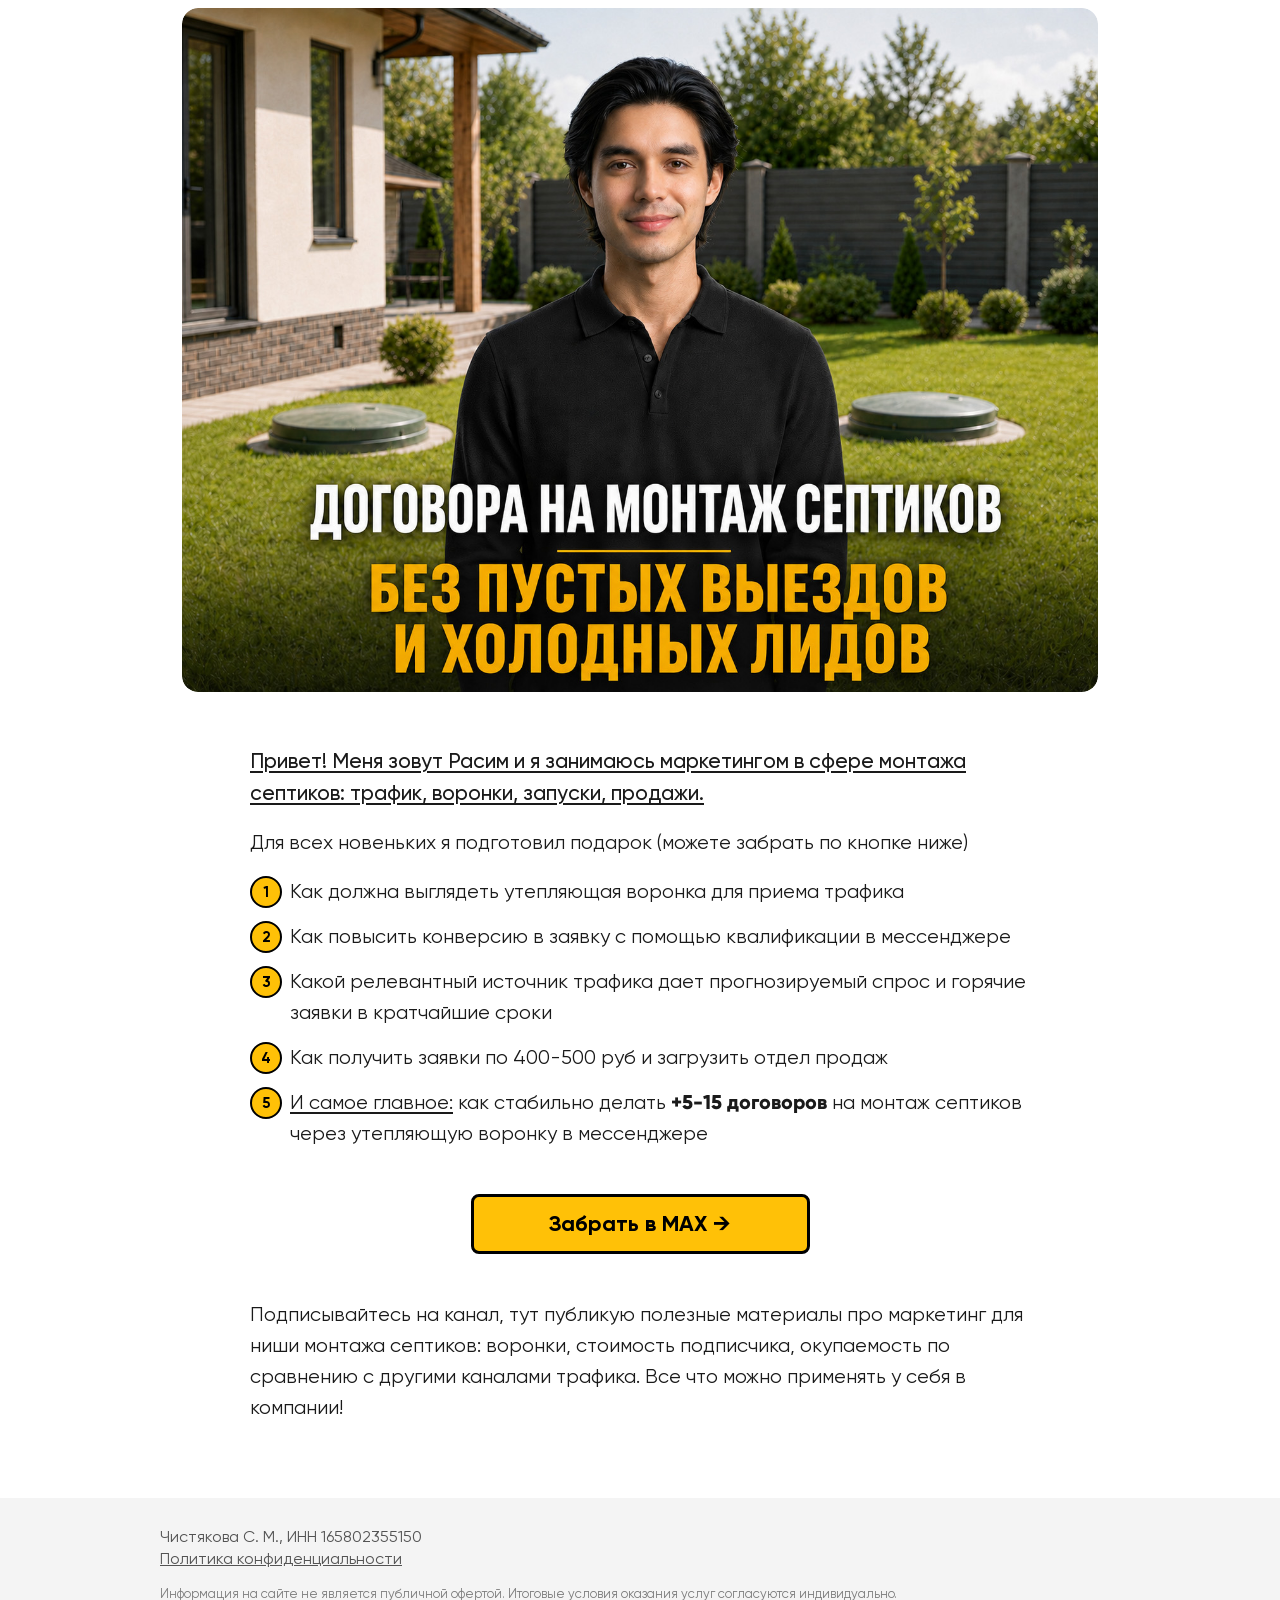
<file: index.html>
<!DOCTYPE html>
<html lang="ru">
<head>
<meta charset="UTF-8">
<meta name="viewport" content="width=device-width, initial-scale=1.0">
<title>Договора на монтаж септиков</title>
<link rel="stylesheet" href="styles.css">

<!-- Yandex.Metrika counter -->
<script type="text/javascript">
    (function(m,e,t,r,i,k,a){
        m[i]=m[i]||function(){(m[i].a=m[i].a||[]).push(arguments)};
        m[i].l=1*new Date();
        for (var j = 0; j < document.scripts.length; j++) {if (document.scripts[j].src === r) { return; }}
        k=e.createElement(t),a=e.getElementsByTagName(t)[0],k.async=1,k.src=r,a.parentNode.insertBefore(k,a)
    })(window, document,'script','https://mc.yandex.ru/metrika/tag.js?id=109730030', 'ym');

    ym(109730030, 'init', {ssr:true, webvisor:true, clickmap:true, ecommerce:"dataLayer", referrer: document.referrer, url: location.href, accurateTrackBounce:true, trackLinks:true});
</script>
<noscript><div><img src="https://mc.yandex.ru/watch/109730030" style="position:absolute; left:-9999px;" alt="" /></div></noscript>
<!-- /Yandex.Metrika counter -->
</head>
<body>

  <!-- Hero -->
  <section class="hero">
    <div class="hero__artboard">
      <div class="hero__img-wrap">
        <img class="hero__img" src="images/dogovora.jpg" alt="">
      </div>
    </div>
  </section>

  <!-- Intro text -->
  <section class="block block--pt45 block--pb45">
    <div class="container">
      <div class="text">
        <p class="text__lead"><u>Привет! Меня зовут Расим и я занимаюсь маркетингом в сфере монтажа септиков: трафик, воронки, запуски, продажи.</u></p>
        <p>Для всех новеньких я подготовил подарок (можете забрать по кнопке ниже)</p>
        <ol class="text__list">
          <li>Как должна выглядеть утепляющая воронка для приема трафика</li>
          <li>Как повысить конверсию в заявку с помощью квалификации в мессенджере</li>
          <li>Какой релевантный источник трафика дает прогнозируемый спрос и горячие заявки в кратчайшие сроки</li>
          <li>Как получить заявки по 400-500 руб и загрузить отдел продаж</li>
          <li><u>И самое главное:</u> как стабильно делать <b>+5-15 договоров</b> на монтаж септиков через утепляющую воронку в мессенджере</li>
        </ol>
      </div>
    </div>
  </section>

  <!-- Button -->
  <section class="block">
    <div class="container">
      <div class="btn-row">
        <a class="btn" href="https://max.ru/c/-75682273475278/AZ6osUMxCss">
          <span class="btn__text">Забрать в МАХ →</span>
        </a>
      </div>
    </div>
  </section>

  <!-- Footer text -->
  <section class="block block--pt45 block--pb45">
    <div class="container">
      <div class="text" id="footer-text">
        Подписывайтесь на канал, тут публикую полезные материалы про маркетинг для ниши монтажа септиков: воронки, стоимость подписчика, окупаемость по сравнению с другими каналами трафика. Все что можно применять у себя в компании!
      </div>
    </div>
  </section>

  <!-- Footer -->
  <footer class="section-footer">
    <div class="footer-inner">
      <div class="footer-name">
        Чистякова С. М., ИНН 165802355150<br>
        <a href="policy-privacy.html" target="_blank" rel="noopener">Политика конфиденциальности</a>
      </div>
      <div class="footer-disclaimer">
        Информация на сайте не является публичной офертой. Итоговые условия оказания услуг согласуются индивидуально.
      </div>
    </div>
  </footer>

  <!-- Cookie banner -->
  <div class="cookie-banner" id="cookie-banner" role="dialog" aria-label="Уведомление об использовании cookie">
    <div class="cookie-banner-text">
      Мы используем файлы cookie, чтобы улучшить работу сайта. Продолжая использовать сайт, вы соглашаетесь с <a href="policy-privacy.html" target="_blank" rel="noopener">Политикой обработки персональных данных</a>.
    </div>
    <button type="button" class="cookie-btn-ok" onclick="cookieOk()">Хорошо</button>
  </div>

  <script>
    (function() {
      var STORAGE_KEY = 'cookie-consent';
      var banner = document.getElementById('cookie-banner');
      var seen = null;
      try { seen = localStorage.getItem(STORAGE_KEY); } catch (e) {}
      if (seen) return;

      setTimeout(function() { banner.classList.add('visible'); }, 1500);
    })();

    function cookieOk() {
      try { localStorage.setItem('cookie-consent', 'ok'); } catch (e) {}
      document.getElementById('cookie-banner').classList.remove('visible');
    }
  </script>

  <script>
    // Start the button shimmer once the "Подписывайтесь..." text scrolls into view.
    (function () {
      var btn = document.querySelector('.btn');
      var target = document.getElementById('footer-text');
      if (!btn || !target) return;

      var start = function () { btn.classList.add('is-shimmer'); };

      if ('IntersectionObserver' in window) {
        var io = new IntersectionObserver(function (entries) {
          if (entries[0].isIntersecting) {
            start();
            io.disconnect();
          }
        }, { threshold: 0.1 });
        io.observe(target);
      } else {
        // Fallback: trigger when the element enters the viewport on scroll.
        var check = function () {
          if (target.getBoundingClientRect().top < window.innerHeight) {
            start();
            window.removeEventListener('scroll', check);
            window.removeEventListener('resize', check);
          }
        };
        window.addEventListener('scroll', check, { passive: true });
        window.addEventListener('resize', check);
        check();
      }
    })();
  </script>

</body>
</html>
</file>
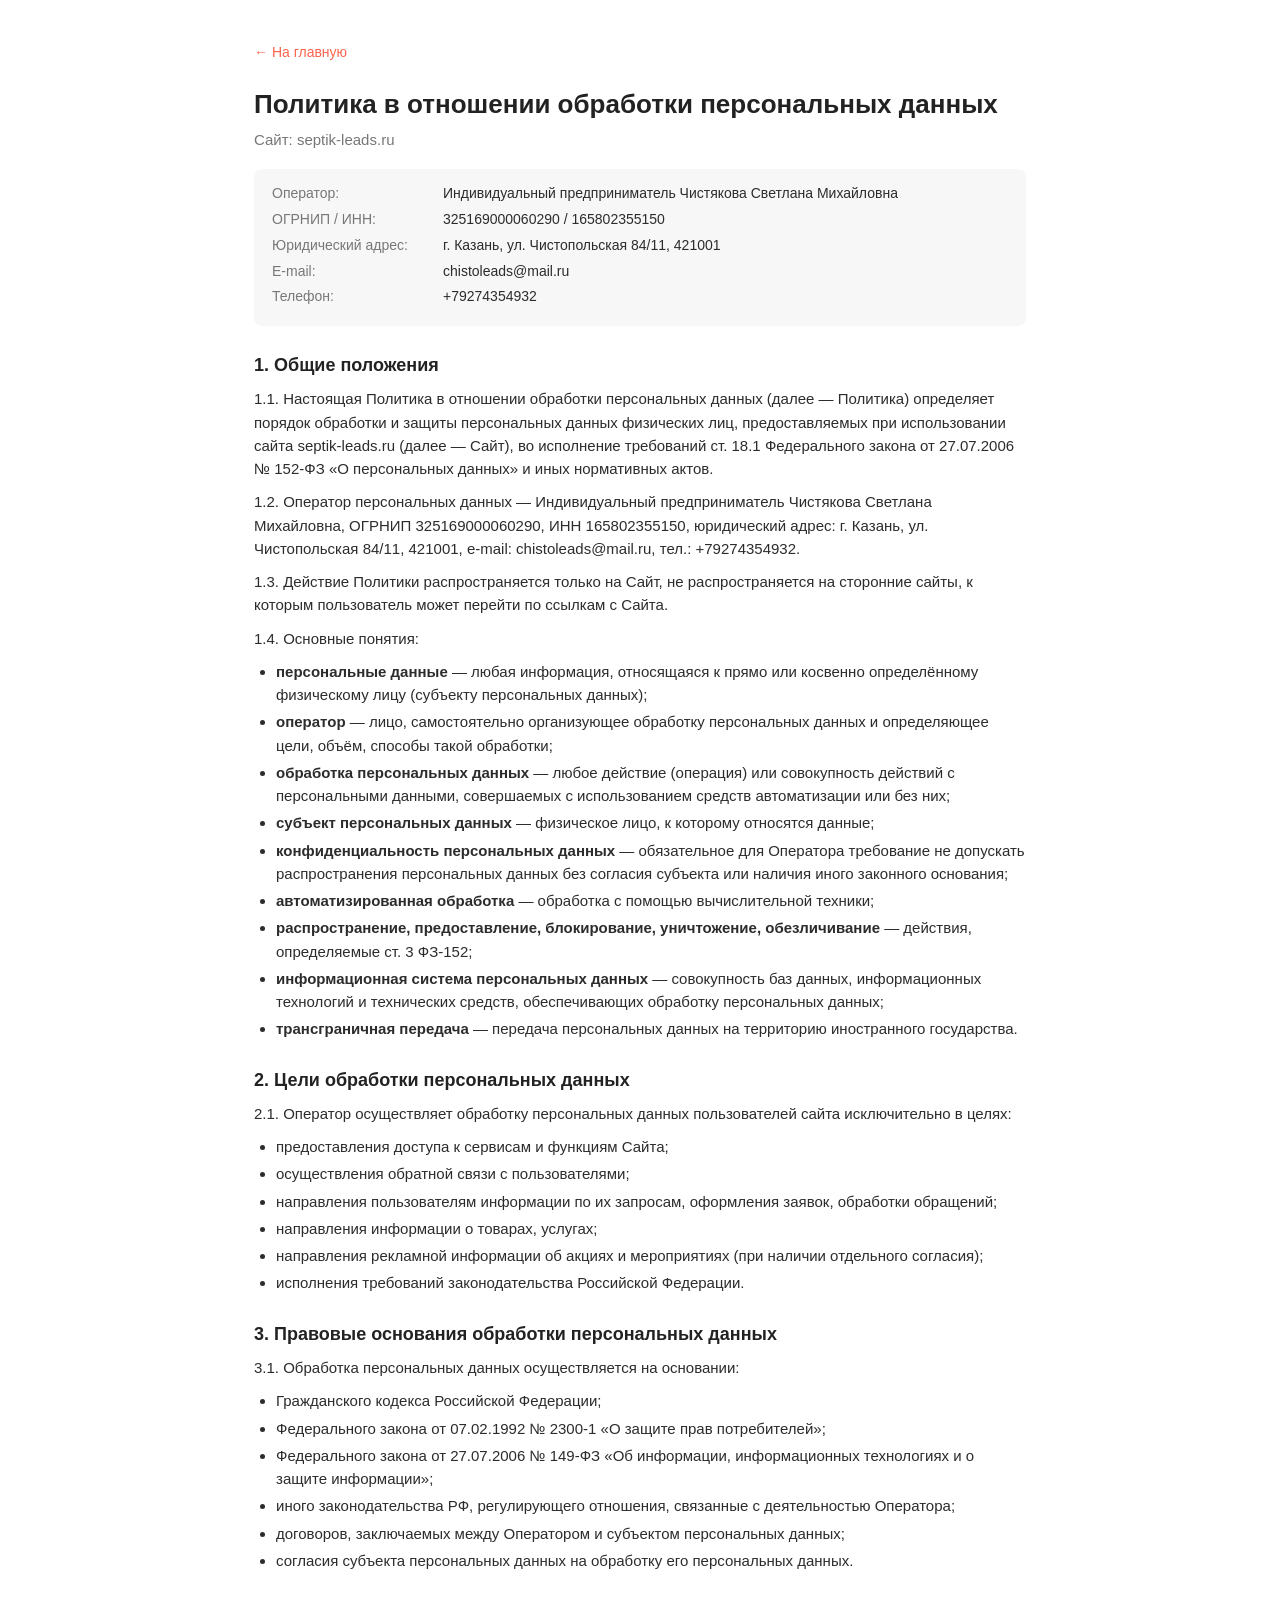
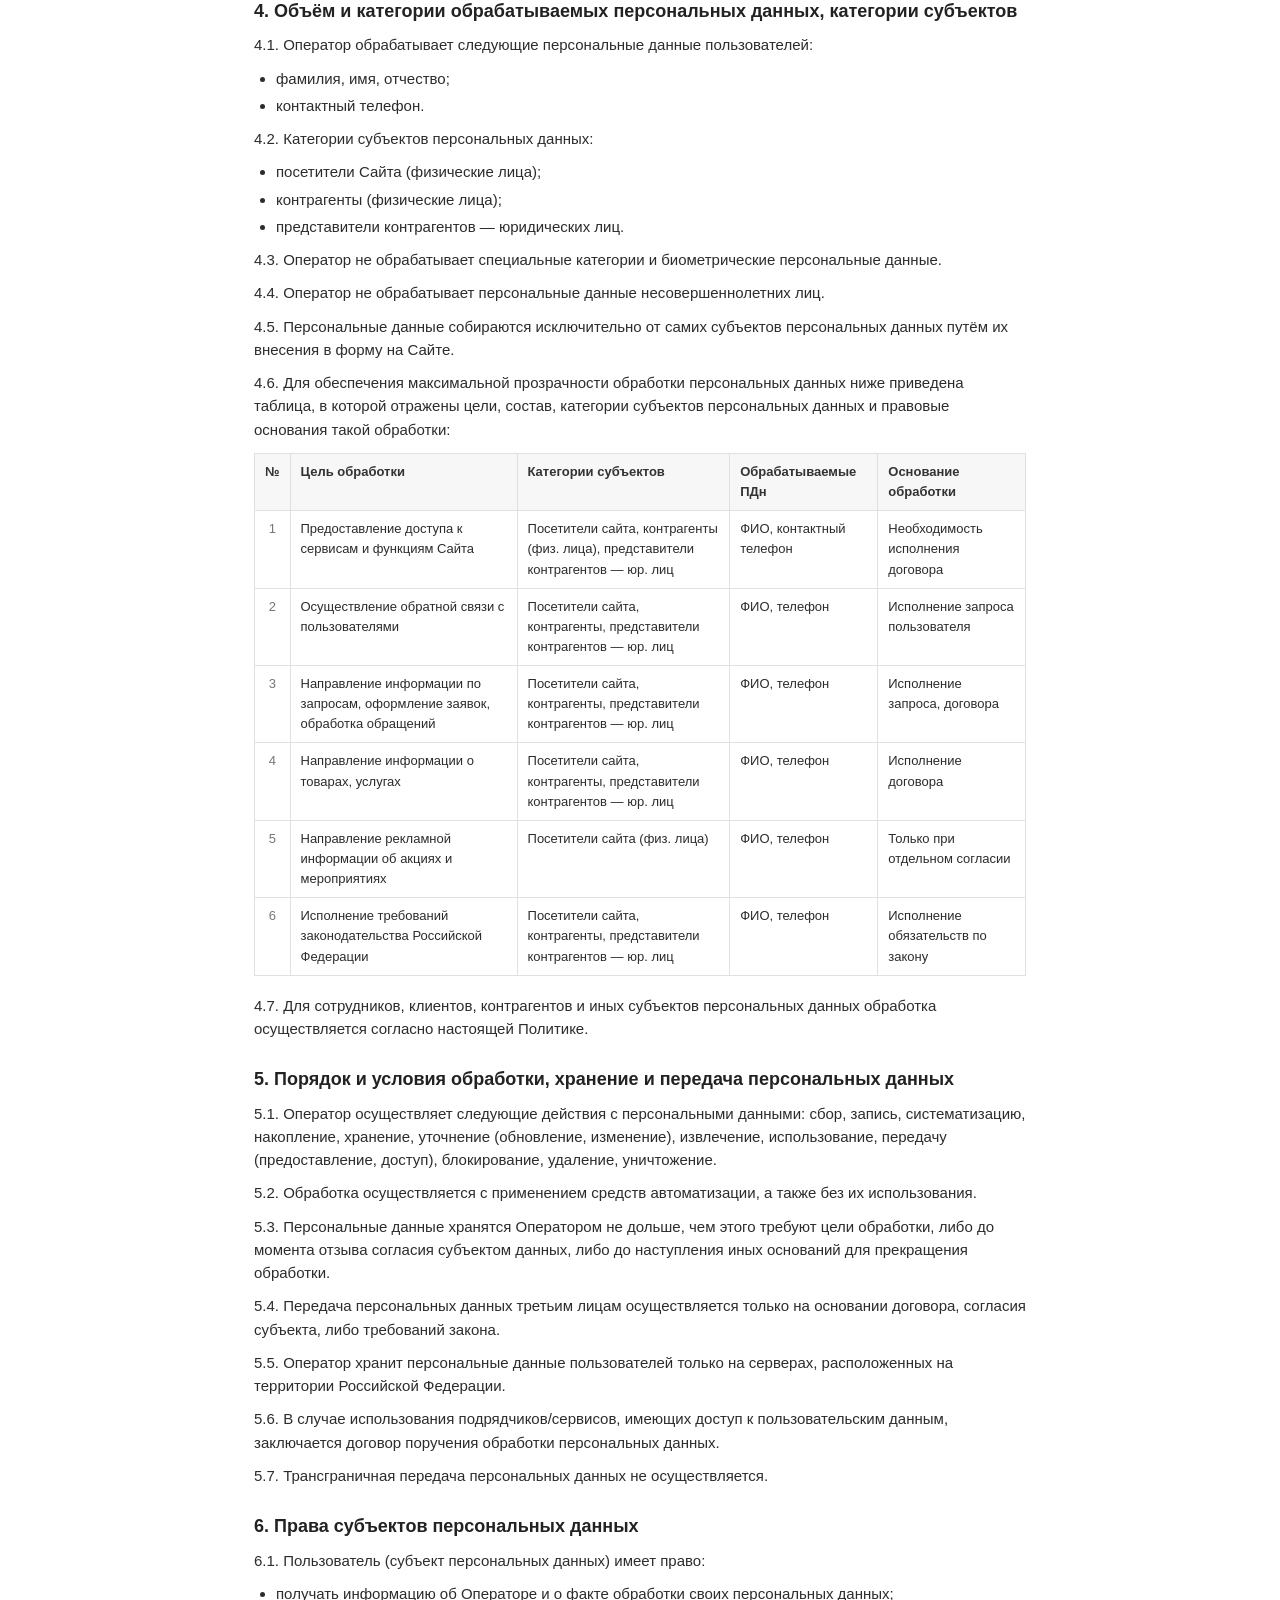
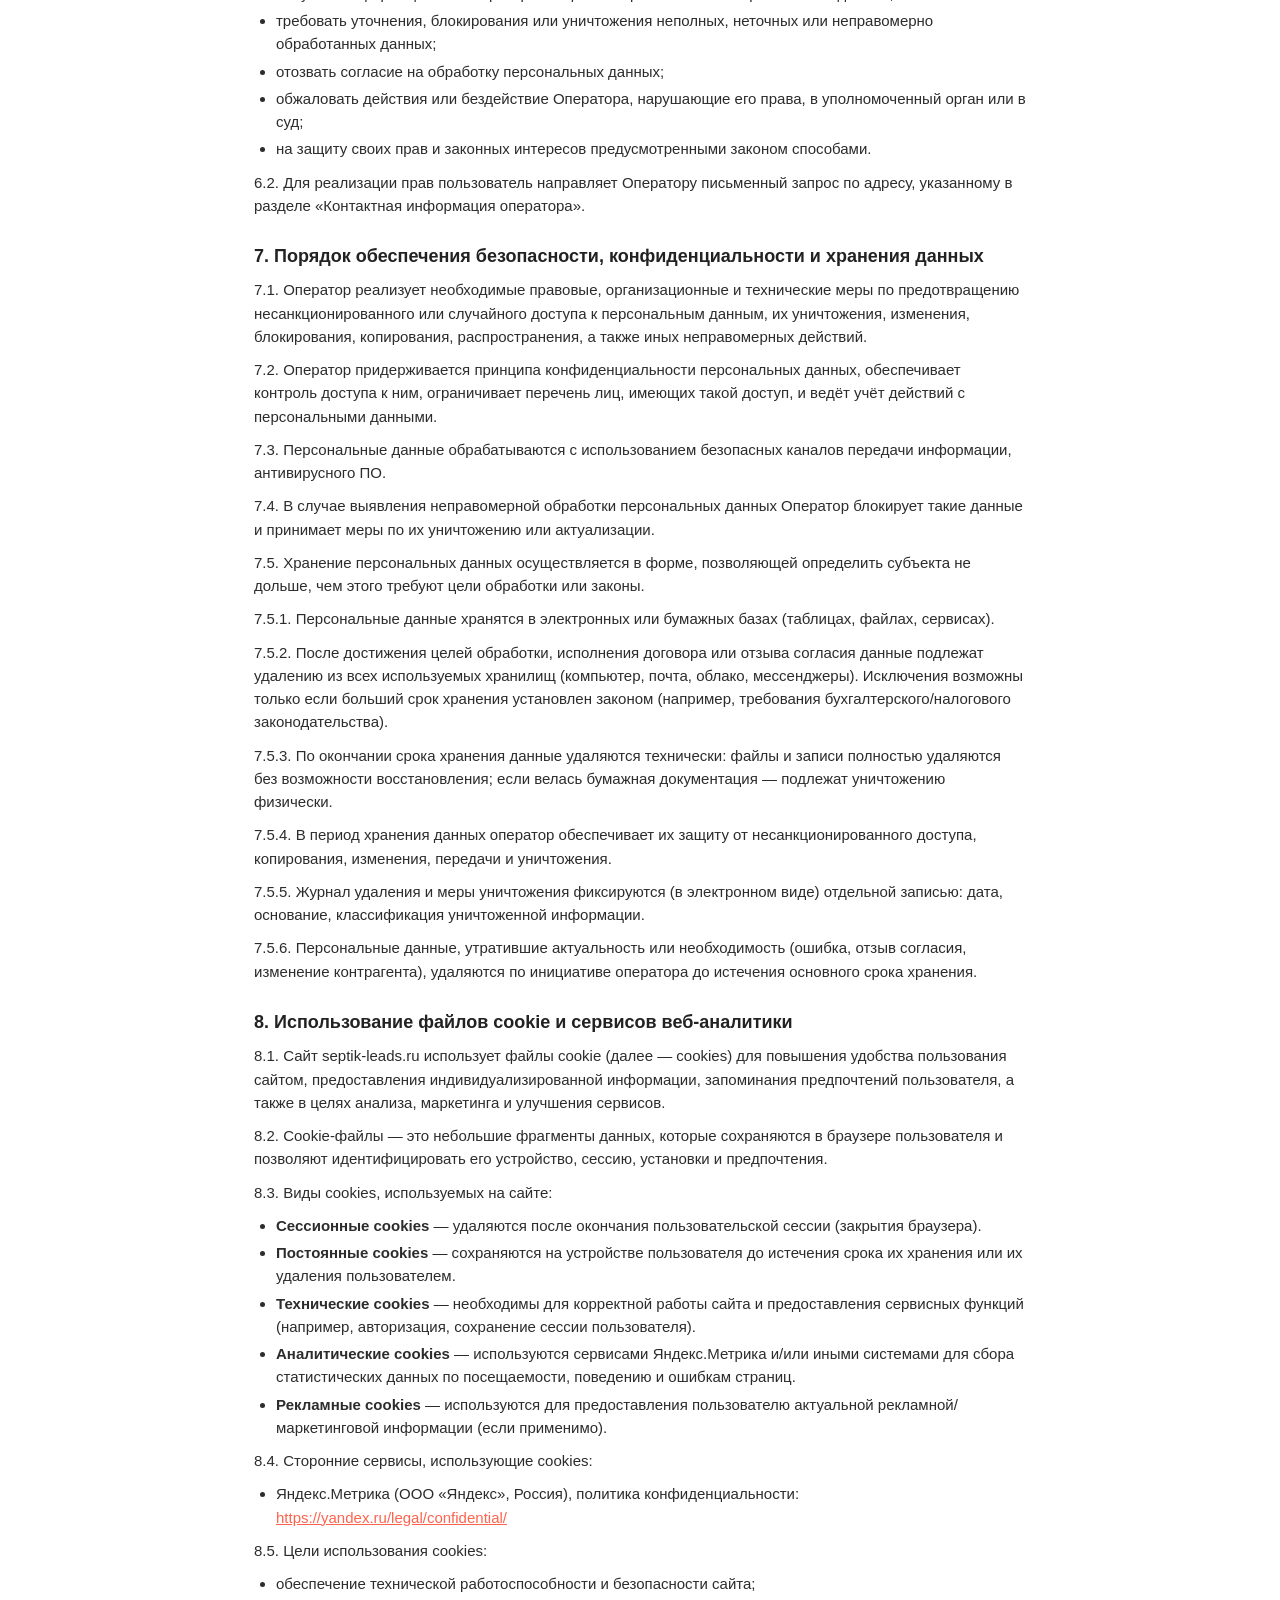
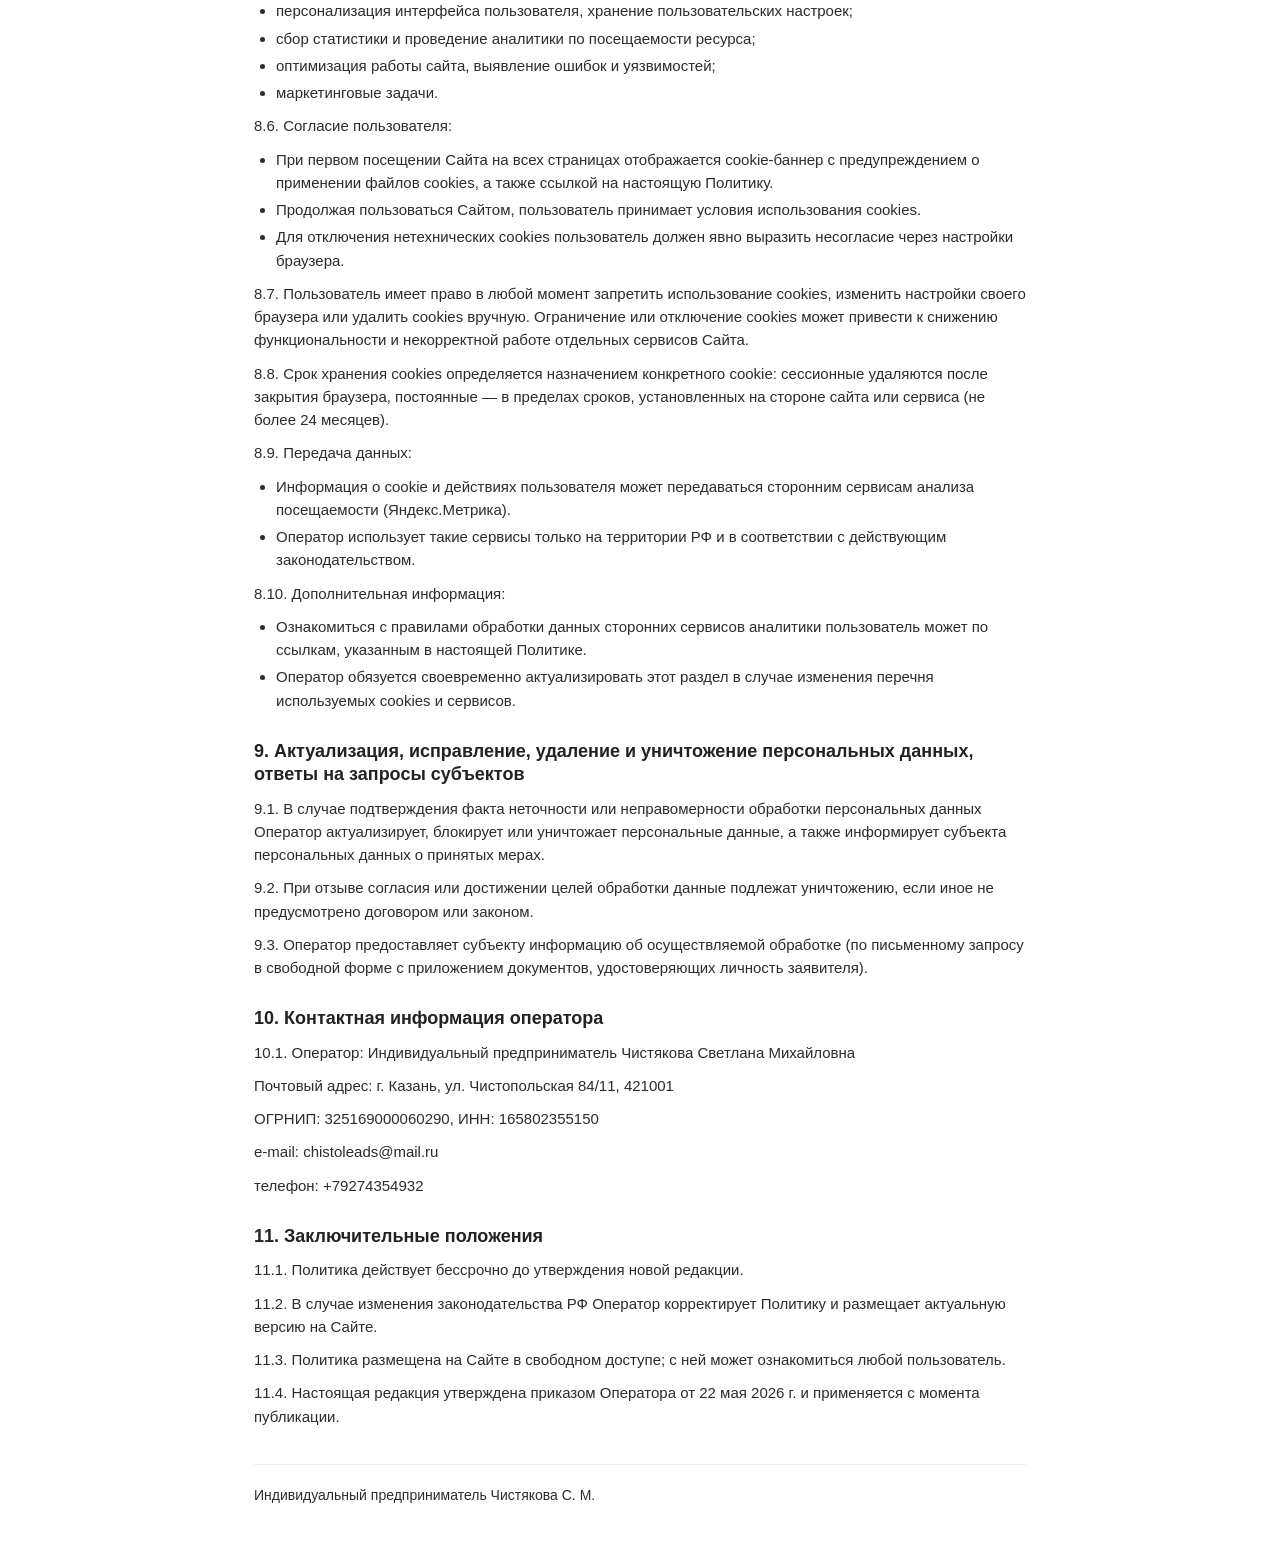
<file: policy-privacy.html>
<!DOCTYPE html>
<html lang="ru">
<head>
<meta charset="utf-8">
<meta name="viewport" content="width=device-width, initial-scale=1.0">
<title>Политика в отношении обработки персональных данных</title>
<style>
* { box-sizing: border-box; margin: 0; padding: 0; }
body {
  font-family: Arial, sans-serif;
  background: #fff;
  color: #2c2c2c;
  line-height: 1.55;
  font-size: 15px;
}
.policy-wrap {
  max-width: 820px;
  margin: 0 auto;
  padding: 40px 24px 60px;
}
.policy-back {
  display: inline-flex;
  align-items: center;
  gap: 6px;
  color: #fe634e;
  text-decoration: none;
  font-size: 14px;
  font-weight: 500;
  margin-bottom: 24px;
}
.policy-back:hover { text-decoration: underline; }
h1 {
  font-size: 26px;
  font-weight: 700;
  color: #222;
  margin-bottom: 8px;
  line-height: 1.25;
}
h2 {
  font-size: 18px;
  font-weight: 700;
  color: #222;
  margin: 28px 0 10px;
  line-height: 1.3;
}
h3 {
  font-size: 16px;
  font-weight: 700;
  color: #333;
  margin: 18px 0 6px;
}
p { margin-bottom: 10px; }
ul, ol { margin: 0 0 10px 22px; }
ul li, ol li { margin-bottom: 4px; }
.req-info {
  background: #f7f7f7;
  border-radius: 8px;
  padding: 14px 18px;
  margin: 14px 0 28px;
  font-size: 14px;
}
.req-info .row { display: flex; flex-wrap: wrap; gap: 6px; margin-bottom: 4px; }
.req-info .label { color: #777; min-width: 165px; }
.req-info .value { color: #2c2c2c; }
.placeholder {
  display: inline-block;
  min-width: 80px;
  border-bottom: 1px dashed #bbb;
  color: #aaa;
  font-style: italic;
}
.section-block { margin-bottom: 18px; }
.signature {
  margin-top: 36px;
  padding-top: 20px;
  border-top: 1px solid #eee;
  font-size: 14px;
}
table.purpose-table {
  width: 100%;
  border-collapse: collapse;
  margin: 12px 0 18px;
  font-size: 13px;
}
table.purpose-table th, table.purpose-table td {
  border: 1px solid #e0e0e0;
  padding: 8px 10px;
  vertical-align: top;
  text-align: left;
}
table.purpose-table th {
  background: #f7f7f7;
  font-weight: 700;
  color: #333;
}
table.purpose-table td:first-child { width: 30px; text-align: center; color: #777; }
@media (max-width: 600px) {
  body { font-size: 14px; }
  .policy-wrap { padding: 24px 16px 40px; }
  h1 { font-size: 22px; }
  h2 { font-size: 16px; }
  h3 { font-size: 15px; }
  .req-info .label { min-width: 100%; }
  table.purpose-table { font-size: 12px; }
  table.purpose-table th, table.purpose-table td { padding: 6px; }
}
</style>
</head>
<body>
<div class="policy-wrap">
  <a href="index.html" class="policy-back">&larr; На главную</a>

  <h1>Политика в отношении обработки персональных данных</h1>
  <p style="color:#777;margin-bottom:18px">Сайт: septik-leads.ru</p>

  <div class="req-info">
    <div class="row"><span class="label">Оператор:</span><span class="value">Индивидуальный предприниматель Чистякова Светлана Михайловна</span></div>
    <div class="row"><span class="label">ОГРНИП / ИНН:</span><span class="value">325169000060290 / 165802355150</span></div>
    <div class="row"><span class="label">Юридический адрес:</span><span class="value">г. Казань, ул. Чистопольская 84/11, 421001</span></div>
    <div class="row"><span class="label">E-mail:</span><span class="value">chistoleads@mail.ru</span></div>
    <div class="row"><span class="label">Телефон:</span><span class="value">+79274354932</span></div>
  </div>

  <div class="section-block">
    <h2>1. Общие положения</h2>
    <p>1.1. Настоящая Политика в отношении обработки персональных данных (далее — Политика) определяет порядок обработки и защиты персональных данных физических лиц, предоставляемых при использовании сайта septik-leads.ru (далее — Сайт), во исполнение требований ст. 18.1 Федерального закона от 27.07.2006 № 152-ФЗ «О персональных данных» и иных нормативных актов.</p>
    <p>1.2. Оператор персональных данных — Индивидуальный предприниматель Чистякова Светлана Михайловна, ОГРНИП 325169000060290, ИНН 165802355150, юридический адрес: г. Казань, ул. Чистопольская 84/11, 421001, e-mail: chistoleads@mail.ru, тел.: +79274354932.</p>
    <p>1.3. Действие Политики распространяется только на Сайт, не распространяется на сторонние сайты, к которым пользователь может перейти по ссылкам с Сайта.</p>
    <p>1.4. Основные понятия:</p>
    <ul>
      <li><b>персональные данные</b> — любая информация, относящаяся к прямо или косвенно определённому физическому лицу (субъекту персональных данных);</li>
      <li><b>оператор</b> — лицо, самостоятельно организующее обработку персональных данных и определяющее цели, объём, способы такой обработки;</li>
      <li><b>обработка персональных данных</b> — любое действие (операция) или совокупность действий с персональными данными, совершаемых с использованием средств автоматизации или без них;</li>
      <li><b>субъект персональных данных</b> — физическое лицо, к которому относятся данные;</li>
      <li><b>конфиденциальность персональных данных</b> — обязательное для Оператора требование не допускать распространения персональных данных без согласия субъекта или наличия иного законного основания;</li>
      <li><b>автоматизированная обработка</b> — обработка с помощью вычислительной техники;</li>
      <li><b>распространение, предоставление, блокирование, уничтожение, обезличивание</b> — действия, определяемые ст. 3 ФЗ-152;</li>
      <li><b>информационная система персональных данных</b> — совокупность баз данных, информационных технологий и технических средств, обеспечивающих обработку персональных данных;</li>
      <li><b>трансграничная передача</b> — передача персональных данных на территорию иностранного государства.</li>
    </ul>
  </div>

  <div class="section-block">
    <h2>2. Цели обработки персональных данных</h2>
    <p>2.1. Оператор осуществляет обработку персональных данных пользователей сайта исключительно в целях:</p>
    <ul>
      <li>предоставления доступа к сервисам и функциям Сайта;</li>
      <li>осуществления обратной связи с пользователями;</li>
      <li>направления пользователям информации по их запросам, оформления заявок, обработки обращений;</li>
      <li>направления информации о товарах, услугах;</li>
      <li>направления рекламной информации об акциях и мероприятиях (при наличии отдельного согласия);</li>
      <li>исполнения требований законодательства Российской Федерации.</li>
    </ul>
  </div>

  <div class="section-block">
    <h2>3. Правовые основания обработки персональных данных</h2>
    <p>3.1. Обработка персональных данных осуществляется на основании:</p>
    <ul>
      <li>Гражданского кодекса Российской Федерации;</li>
      <li>Федерального закона от 07.02.1992 № 2300-1 «О защите прав потребителей»;</li>
      <li>Федерального закона от 27.07.2006 № 149-ФЗ «Об информации, информационных технологиях и о защите информации»;</li>
      <li>иного законодательства РФ, регулирующего отношения, связанные с деятельностью Оператора;</li>
      <li>договоров, заключаемых между Оператором и субъектом персональных данных;</li>
      <li>согласия субъекта персональных данных на обработку его персональных данных.</li>
    </ul>
  </div>

  <div class="section-block">
    <h2>4. Объём и категории обрабатываемых персональных данных, категории субъектов</h2>
    <p>4.1. Оператор обрабатывает следующие персональные данные пользователей:</p>
    <ul>
      <li>фамилия, имя, отчество;</li>
      <li>контактный телефон.</li>
    </ul>
    <p>4.2. Категории субъектов персональных данных:</p>
    <ul>
      <li>посетители Сайта (физические лица);</li>
      <li>контрагенты (физические лица);</li>
      <li>представители контрагентов — юридических лиц.</li>
    </ul>
    <p>4.3. Оператор не обрабатывает специальные категории и биометрические персональные данные.</p>
    <p>4.4. Оператор не обрабатывает персональные данные несовершеннолетних лиц.</p>
    <p>4.5. Персональные данные собираются исключительно от самих субъектов персональных данных путём их внесения в форму на Сайте.</p>
    <p>4.6. Для обеспечения максимальной прозрачности обработки персональных данных ниже приведена таблица, в которой отражены цели, состав, категории субъектов персональных данных и правовые основания такой обработки:</p>

    <table class="purpose-table">
      <thead>
        <tr>
          <th>№</th>
          <th>Цель обработки</th>
          <th>Категории субъектов</th>
          <th>Обрабатываемые ПДн</th>
          <th>Основание обработки</th>
        </tr>
      </thead>
      <tbody>
        <tr>
          <td>1</td>
          <td>Предоставление доступа к сервисам и функциям Сайта</td>
          <td>Посетители сайта, контрагенты (физ. лица), представители контрагентов — юр. лиц</td>
          <td>ФИО, контактный телефон</td>
          <td>Необходимость исполнения договора</td>
        </tr>
        <tr>
          <td>2</td>
          <td>Осуществление обратной связи с пользователями</td>
          <td>Посетители сайта, контрагенты, представители контрагентов — юр. лиц</td>
          <td>ФИО, телефон</td>
          <td>Исполнение запроса пользователя</td>
        </tr>
        <tr>
          <td>3</td>
          <td>Направление информации по запросам, оформление заявок, обработка обращений</td>
          <td>Посетители сайта, контрагенты, представители контрагентов — юр. лиц</td>
          <td>ФИО, телефон</td>
          <td>Исполнение запроса, договора</td>
        </tr>
        <tr>
          <td>4</td>
          <td>Направление информации о товарах, услугах</td>
          <td>Посетители сайта, контрагенты, представители контрагентов — юр. лиц</td>
          <td>ФИО, телефон</td>
          <td>Исполнение договора</td>
        </tr>
        <tr>
          <td>5</td>
          <td>Направление рекламной информации об акциях и мероприятиях</td>
          <td>Посетители сайта (физ. лица)</td>
          <td>ФИО, телефон</td>
          <td>Только при отдельном согласии</td>
        </tr>
        <tr>
          <td>6</td>
          <td>Исполнение требований законодательства Российской Федерации</td>
          <td>Посетители сайта, контрагенты, представители контрагентов — юр. лиц</td>
          <td>ФИО, телефон</td>
          <td>Исполнение обязательств по закону</td>
        </tr>
      </tbody>
    </table>

    <p>4.7. Для сотрудников, клиентов, контрагентов и иных субъектов персональных данных обработка осуществляется согласно настоящей Политике.</p>
  </div>

  <div class="section-block">
    <h2>5. Порядок и условия обработки, хранение и передача персональных данных</h2>
    <p>5.1. Оператор осуществляет следующие действия с персональными данными: сбор, запись, систематизацию, накопление, хранение, уточнение (обновление, изменение), извлечение, использование, передачу (предоставление, доступ), блокирование, удаление, уничтожение.</p>
    <p>5.2. Обработка осуществляется с применением средств автоматизации, а также без их использования.</p>
    <p>5.3. Персональные данные хранятся Оператором не дольше, чем этого требуют цели обработки, либо до момента отзыва согласия субъектом данных, либо до наступления иных оснований для прекращения обработки.</p>
    <p>5.4. Передача персональных данных третьим лицам осуществляется только на основании договора, согласия субъекта, либо требований закона.</p>
    <p>5.5. Оператор хранит персональные данные пользователей только на серверах, расположенных на территории Российской Федерации.</p>
    <p>5.6. В случае использования подрядчиков/сервисов, имеющих доступ к пользовательским данным, заключается договор поручения обработки персональных данных.</p>
    <p>5.7. Трансграничная передача персональных данных не осуществляется.</p>
  </div>

  <div class="section-block">
    <h2>6. Права субъектов персональных данных</h2>
    <p>6.1. Пользователь (субъект персональных данных) имеет право:</p>
    <ul>
      <li>получать информацию об Операторе и о факте обработки своих персональных данных;</li>
      <li>требовать уточнения, блокирования или уничтожения неполных, неточных или неправомерно обработанных данных;</li>
      <li>отозвать согласие на обработку персональных данных;</li>
      <li>обжаловать действия или бездействие Оператора, нарушающие его права, в уполномоченный орган или в суд;</li>
      <li>на защиту своих прав и законных интересов предусмотренными законом способами.</li>
    </ul>
    <p>6.2. Для реализации прав пользователь направляет Оператору письменный запрос по адресу, указанному в разделе «Контактная информация оператора».</p>
  </div>

  <div class="section-block">
    <h2>7. Порядок обеспечения безопасности, конфиденциальности и хранения данных</h2>
    <p>7.1. Оператор реализует необходимые правовые, организационные и технические меры по предотвращению несанкционированного или случайного доступа к персональным данным, их уничтожения, изменения, блокирования, копирования, распространения, а также иных неправомерных действий.</p>
    <p>7.2. Оператор придерживается принципа конфиденциальности персональных данных, обеспечивает контроль доступа к ним, ограничивает перечень лиц, имеющих такой доступ, и ведёт учёт действий с персональными данными.</p>
    <p>7.3. Персональные данные обрабатываются с использованием безопасных каналов передачи информации, антивирусного ПО.</p>
    <p>7.4. В случае выявления неправомерной обработки персональных данных Оператор блокирует такие данные и принимает меры по их уничтожению или актуализации.</p>
    <p>7.5. Хранение персональных данных осуществляется в форме, позволяющей определить субъекта не дольше, чем этого требуют цели обработки или законы.</p>
    <p>7.5.1. Персональные данные хранятся в электронных или бумажных базах (таблицах, файлах, сервисах).</p>
    <p>7.5.2. После достижения целей обработки, исполнения договора или отзыва согласия данные подлежат удалению из всех используемых хранилищ (компьютер, почта, облако, мессенджеры). Исключения возможны только если больший срок хранения установлен законом (например, требования бухгалтерского/налогового законодательства).</p>
    <p>7.5.3. По окончании срока хранения данные удаляются технически: файлы и записи полностью удаляются без возможности восстановления; если велась бумажная документация — подлежат уничтожению физически.</p>
    <p>7.5.4. В период хранения данных оператор обеспечивает их защиту от несанкционированного доступа, копирования, изменения, передачи и уничтожения.</p>
    <p>7.5.5. Журнал удаления и меры уничтожения фиксируются (в электронном виде) отдельной записью: дата, основание, классификация уничтоженной информации.</p>
    <p>7.5.6. Персональные данные, утратившие актуальность или необходимость (ошибка, отзыв согласия, изменение контрагента), удаляются по инициативе оператора до истечения основного срока хранения.</p>
  </div>

  <div class="section-block">
    <h2>8. Использование файлов cookie и сервисов веб-аналитики</h2>
    <p>8.1. Сайт septik-leads.ru использует файлы cookie (далее — cookies) для повышения удобства пользования сайтом, предоставления индивидуализированной информации, запоминания предпочтений пользователя, а также в целях анализа, маркетинга и улучшения сервисов.</p>
    <p>8.2. Cookie-файлы — это небольшие фрагменты данных, которые сохраняются в браузере пользователя и позволяют идентифицировать его устройство, сессию, установки и предпочтения.</p>
    <p>8.3. Виды cookies, используемых на сайте:</p>
    <ul>
      <li><b>Сессионные cookies</b> — удаляются после окончания пользовательской сессии (закрытия браузера).</li>
      <li><b>Постоянные cookies</b> — сохраняются на устройстве пользователя до истечения срока их хранения или их удаления пользователем.</li>
      <li><b>Технические cookies</b> — необходимы для корректной работы сайта и предоставления сервисных функций (например, авторизация, сохранение сессии пользователя).</li>
      <li><b>Аналитические cookies</b> — используются сервисами Яндекс.Метрика и/или иными системами для сбора статистических данных по посещаемости, поведению и ошибкам страниц.</li>
      <li><b>Рекламные cookies</b> — используются для предоставления пользователю актуальной рекламной/маркетинговой информации (если применимо).</li>
    </ul>
    <p>8.4. Сторонние сервисы, использующие cookies:</p>
    <ul>
      <li>Яндекс.Метрика (ООО «Яндекс», Россия), политика конфиденциальности: <a href="https://yandex.ru/legal/confidential/" target="_blank" rel="noopener" style="color:#fe634e">https://yandex.ru/legal/confidential/</a></li>
    </ul>
    <p>8.5. Цели использования cookies:</p>
    <ul>
      <li>обеспечение технической работоспособности и безопасности сайта;</li>
      <li>персонализация интерфейса пользователя, хранение пользовательских настроек;</li>
      <li>сбор статистики и проведение аналитики по посещаемости ресурса;</li>
      <li>оптимизация работы сайта, выявление ошибок и уязвимостей;</li>
      <li>маркетинговые задачи.</li>
    </ul>
    <p>8.6. Согласие пользователя:</p>
    <ul>
      <li>При первом посещении Сайта на всех страницах отображается cookie-баннер с предупреждением о применении файлов cookies, а также ссылкой на настоящую Политику.</li>
      <li>Продолжая пользоваться Сайтом, пользователь принимает условия использования cookies.</li>
      <li>Для отключения нетехнических cookies пользователь должен явно выразить несогласие через настройки браузера.</li>
    </ul>
    <p>8.7. Пользователь имеет право в любой момент запретить использование cookies, изменить настройки своего браузера или удалить cookies вручную. Ограничение или отключение cookies может привести к снижению функциональности и некорректной работе отдельных сервисов Сайта.</p>
    <p>8.8. Срок хранения cookies определяется назначением конкретного cookie: сессионные удаляются после закрытия браузера, постоянные — в пределах сроков, установленных на стороне сайта или сервиса (не более 24 месяцев).</p>
    <p>8.9. Передача данных:</p>
    <ul>
      <li>Информация о cookie и действиях пользователя может передаваться сторонним сервисам анализа посещаемости (Яндекс.Метрика).</li>
      <li>Оператор использует такие сервисы только на территории РФ и в соответствии с действующим законодательством.</li>
    </ul>
    <p>8.10. Дополнительная информация:</p>
    <ul>
      <li>Ознакомиться с правилами обработки данных сторонних сервисов аналитики пользователь может по ссылкам, указанным в настоящей Политике.</li>
      <li>Оператор обязуется своевременно актуализировать этот раздел в случае изменения перечня используемых cookies и сервисов.</li>
    </ul>
  </div>

  <div class="section-block">
    <h2>9. Актуализация, исправление, удаление и уничтожение персональных данных, ответы на запросы субъектов</h2>
    <p>9.1. В случае подтверждения факта неточности или неправомерности обработки персональных данных Оператор актуализирует, блокирует или уничтожает персональные данные, а также информирует субъекта персональных данных о принятых мерах.</p>
    <p>9.2. При отзыве согласия или достижении целей обработки данные подлежат уничтожению, если иное не предусмотрено договором или законом.</p>
    <p>9.3. Оператор предоставляет субъекту информацию об осуществляемой обработке (по письменному запросу в свободной форме с приложением документов, удостоверяющих личность заявителя).</p>
  </div>

  <div class="section-block">
    <h2>10. Контактная информация оператора</h2>
    <p>10.1. Оператор: Индивидуальный предприниматель Чистякова Светлана Михайловна</p>
    <p>Почтовый адрес: г. Казань, ул. Чистопольская 84/11, 421001</p>
    <p>ОГРНИП: 325169000060290, ИНН: 165802355150</p>
    <p>e-mail: chistoleads@mail.ru</p>
    <p>телефон: +79274354932</p>
  </div>

  <div class="section-block">
    <h2>11. Заключительные положения</h2>
    <p>11.1. Политика действует бессрочно до утверждения новой редакции.</p>
    <p>11.2. В случае изменения законодательства РФ Оператор корректирует Политику и размещает актуальную версию на Сайте.</p>
    <p>11.3. Политика размещена на Сайте в свободном доступе; с ней может ознакомиться любой пользователь.</p>
    <p>11.4. Настоящая редакция утверждена приказом Оператора от 22 мая 2026 г. и применяется с момента публикации.</p>
  </div>

  <div class="signature">
    Индивидуальный предприниматель Чистякова С. М.
  </div>
</div>
</body>
</html>
</file>
<file: styles.css>
/* ===== Fonts ===== */
@font-face{font-family:'Gilroy';src:url('images/Gilroy-Light.woff') format('woff');font-weight:300;font-style:normal;font-display:swap}
@font-face{font-family:'Gilroy';src:url('images/Gilroy-Normal.woff') format('woff');font-weight:400;font-style:normal;font-display:swap}
@font-face{font-family:'Gilroy';src:url('images/Gilroy-Medium.woff') format('woff');font-weight:500;font-style:normal;font-display:swap}
@font-face{font-family:'Gilroy';src:url('images/Gilroy-SemiBold.woff') format('woff');font-weight:600;font-style:normal;font-display:swap}
@font-face{font-family:'Gilroy';src:url('images/Gilroy-Bold.woff') format('woff');font-weight:700;font-style:normal;font-display:swap}

/* ===== Reset ===== */
* { margin:0; padding:0; box-sizing:border-box; }
html, body { background:#ffffff; }
body {
  font-family:'Gilroy', Arial, sans-serif;
  color:#000000;
  -webkit-font-smoothing:antialiased;
}
a { text-decoration:none; }

/* ===== Hero ===== */
.hero { width:100%; background:#ffffff; }
.hero__artboard {
  position:relative;
  width:1200px;
  max-width:100%;
  height:700px;
  margin:0 auto;
  background:#ffffff;
}
.hero__img-wrap {
  position:absolute;
  left:142px;
  top:8px;
  width:916px;
  height:683.95px;
  border-radius:16px;
  overflow:hidden;
}
.hero__img {
  display:block;
  width:100%;
  height:100%;
  object-fit:fill;
  border-radius:16px;
}

/* ===== Generic block / container ===== */
.block { width:100%; }
.block--pt45 { padding-top:45px; }
.block--pb45 { padding-bottom:45px; }
.container {
  width:960px;
  max-width:100%;
  margin:0 auto;
  padding:0 20px;
}

/* ===== Text ===== */
.text {
  max-width:780px;
  margin:0 auto;
  font-family:'Gilroy', Arial, sans-serif;
  font-weight:400;
  font-size:20px;
  line-height:31px;
  color:#1a1a1a;
  text-align:left;
}
.text u { text-decoration:underline; text-underline-offset:3px; }
.text p { margin:0 0 18px; }
.text__lead {
  font-weight:500;
  font-size:21px;
  line-height:32px;
}
/* Numbered list — plain numbers, readable spacing */
.text__list {
  margin:0;
  padding:0;
  list-style:none;
  counter-reset:item;
}
.text__list li {
  position:relative;
  padding-left:40px;
  margin-bottom:14px;
}
.text__list li:last-child { margin-bottom:0; }
.text__list li::before {
  counter-increment:item;
  content:counter(item);
  position:absolute;
  left:0;
  top:0;
  width:28px;
  height:28px;
  display:flex;
  align-items:center;
  justify-content:center;
  background:#ffc107;
  border:2px solid #000000;
  border-radius:50%;
  font-weight:600;
  font-size:15px;
  line-height:1;
  color:#000000;
}

/* ===== Button ===== */
.btn-row {
  display:flex;
  justify-content:center;
  align-items:center;
}
.btn {
  position:relative;
  overflow:hidden;
  display:inline-flex;
  align-items:center;
  justify-content:center;
  box-sizing:border-box;
  height:60px;
  min-width:339px;
  padding:11.6px 55px;
  background:#ffc107;
  border:3px solid #000000;
  border-radius:8px;
  font-family:'Gilroy', Arial, sans-serif;
  font-weight:600;
  font-size:22px;
  line-height:1.2;
  color:#000000;
  white-space:nowrap;
  transition:transform .2s ease, box-shadow .2s ease, background-color .2s ease;
}
.btn__text { position:relative; z-index:1; display:inline-block; }

/* Shimmer — single light sweep every 10s */
.btn::before {
  content:"";
  position:absolute;
  top:0;
  left:-150%;
  width:60%;
  height:100%;
  background:linear-gradient(
    100deg,
    rgba(255,255,255,0) 0%,
    rgba(255,255,255,.85) 50%,
    rgba(255,255,255,0) 100%
  );
  transform:skewX(-20deg);
  pointer-events:none;
}
/* Shimmer runs only after the user has scrolled to the very bottom */
.btn.is-shimmer::before {
  animation:btnShimmer 10s ease-in-out infinite;
}
@keyframes btnShimmer {
  0%   { left:-150%; }
  9%   { left:150%; }
  100% { left:150%; }
}

/* Hover */
.btn:hover {
  background:#ffcb2b;
  transform:translateY(-3px);
  box-shadow:0 10px 22px rgba(0,0,0,.22);
}
.btn:active {
  transform:translateY(-1px);
  box-shadow:0 5px 12px rgba(0,0,0,.2);
}
@media (prefers-reduced-motion:reduce) {
  .btn::before { animation:none; display:none; }
}

/* ===== Responsive ===== */
@media screen and (max-width:1199px) {
  .hero__artboard { width:100%; height:auto; }
  .hero__img-wrap {
    position:static;
    width:76.3%;        /* 916/1200 */
    height:auto;
    margin:8px auto 0;
  }
  .hero__img { height:auto; }
}
/* On mobile the photo gets the same 20px side gaps as the text */
@media screen and (max-width:960px) {
  .hero__img-wrap {
    width:auto;
    margin:8px 20px 0;
  }
}
@media screen and (max-width:640px) {
  .text { font-size:18px; line-height:25px; }
  .btn { padding:11.6px 35px; font-size:20px; }
}

/* ===== Footer ===== */
.section-footer {
  margin-top:30px;
  background:#f4f4f4;
  padding:28px 20px;
}
.footer-inner {
  max-width:960px;
  margin:0 auto;
}
.footer-name {
  font-size:16px;
  font-weight:400;
  color:#2c2c2c;
  opacity:.8;
  line-height:1.4;
}
.footer-name a { color:#2c2c2c; text-decoration:underline; }
.footer-disclaimer {
  margin-top:14px;
  font-size:13px;
  color:#2c2c2c;
  opacity:.6;
  line-height:1.4;
}

/* ===== Cookie banner ===== */
.cookie-banner {
  position:fixed;
  left:16px;
  right:16px;
  bottom:16px;
  max-width:300px;
  margin-left:auto;
  background:#ffffff;
  border-radius:12px;
  box-shadow:0 6px 24px rgba(0,0,0,.12), 0 1px 4px rgba(0,0,0,.05);
  padding:16px 18px;
  z-index:9999;
  font-family:Arial, sans-serif;
  transform:translateY(20px);
  opacity:0;
  pointer-events:none;
  transition:transform .35s, opacity .35s;
}
.cookie-banner.visible {
  transform:translateY(0);
  opacity:1;
  pointer-events:auto;
}
.cookie-banner-text {
  font-size:13px;
  line-height:1.5;
  color:#444444;
  margin-bottom:12px;
}
.cookie-banner-text a { color:#fe634e; text-decoration:none; }
.cookie-banner-text a:hover { text-decoration:underline; }
.cookie-btn-ok {
  display:block;
  width:100%;
  background:transparent;
  color:#666666;
  border:1px solid #d8d8d8;
  border-radius:8px;
  padding:9px 14px;
  font-family:inherit;
  font-size:13px;
  font-weight:500;
  cursor:pointer;
  transition:background .15s, border-color .15s, color .15s;
}
.cookie-btn-ok:hover { background:#f7f7f7; border-color:#bdbdbd; color:#2c2c2c; }
@media (max-width:600px) {
  .cookie-banner { left:12px; right:12px; bottom:12px; max-width:none; padding:14px 16px; border-radius:10px; }
  .cookie-banner-text { font-size:12.5px; }
}
</file>
